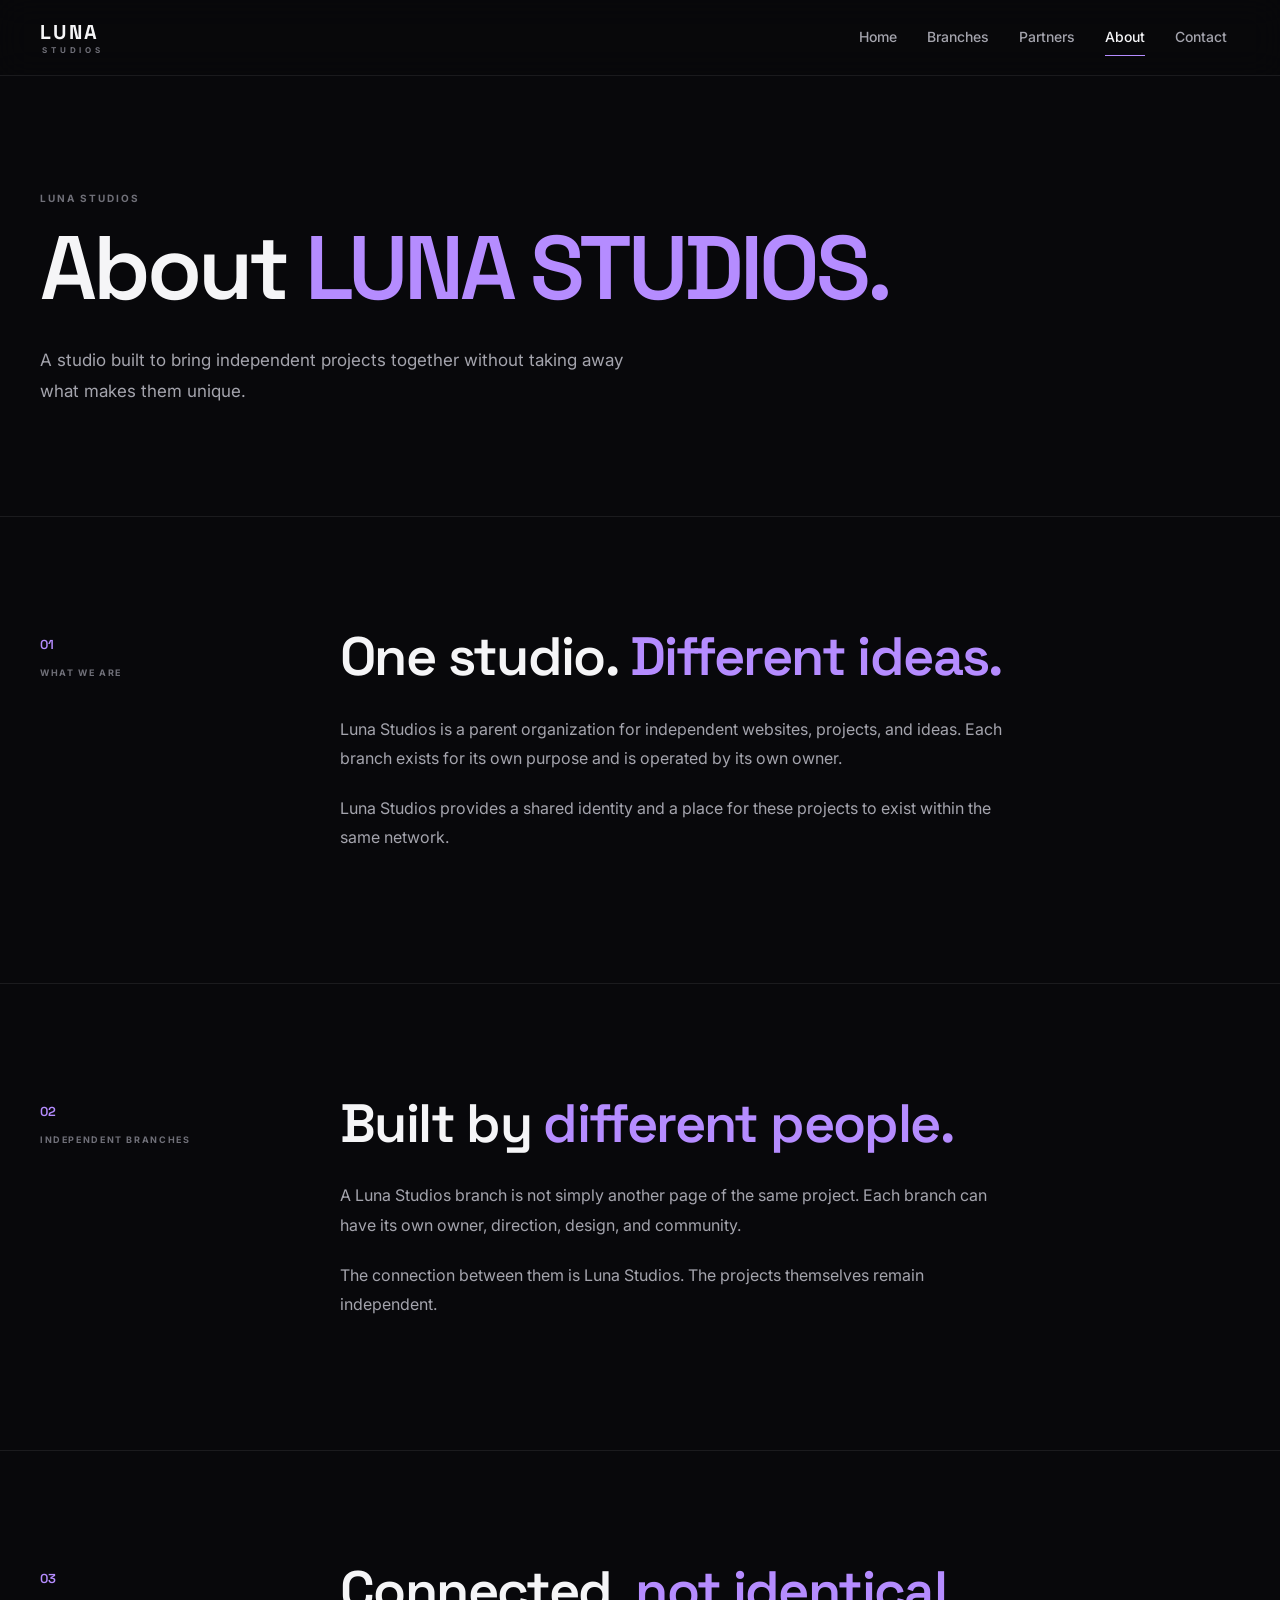
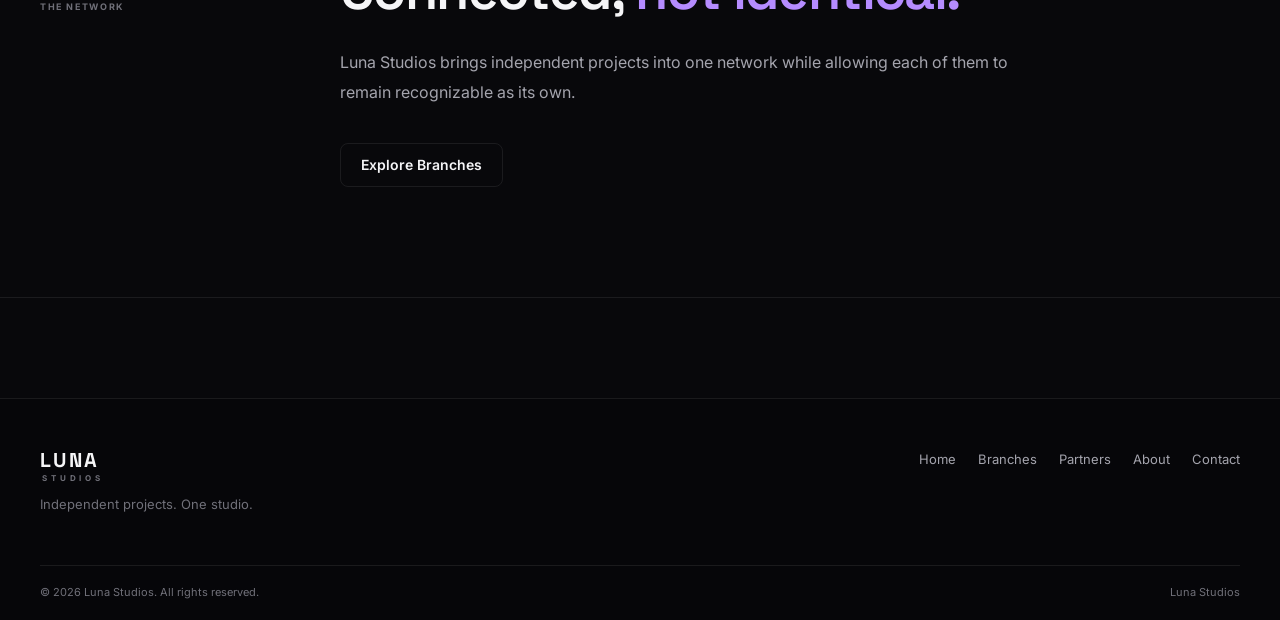
<file: about.html>
<!DOCTYPE html>
<html lang="en">
<head>
    <meta charset="UTF-8">
    <meta name="viewport" content="width=device-width, initial-scale=1.0">

    <title>About — Luna Studios</title>

    <link rel="stylesheet" href="css/style.css">
    <link rel="stylesheet" href="css/about.css">
</head>

<body>

<header class="navbar">
    <div class="nav-container">

        <a href="index.html" class="brand">
            <span class="brand-name">LUNA</span>
            <span class="brand-subtitle">STUDIOS</span>
        </a>

        <nav class="nav-links">
            <a href="index.html">Home</a>
            <a href="branches.html">Branches</a>
            <a href="partners.html">Partners</a>
            <a href="about.html" class="active">About</a>
            <a href="contact.html">Contact</a>
        </nav>

    </div>
</header>


<main>

    <!-- Header -->

    <section class="about-hero">

        <div class="section-container">

            <p class="section-label">
                LUNA STUDIOS
            </p>

            <h1>
                About <span>LUNA STUDIOS.</span>
            </h1>

            <p class="about-description">
                A studio built to bring independent projects
                together without taking away what makes them
                unique.
            </p>

        </div>

    </section>


    <!-- What We Are -->

    <section class="about-section">

        <div class="section-container">

            <div class="about-grid">

                <div class="about-label">
                    <span>01</span>
                    <p>WHAT WE ARE</p>
                </div>

                <div class="about-content">

                    <h2>
                        One studio.
                        <span>Different ideas.</span>
                    </h2>

                    <p>
                        Luna Studios is a parent organization for
                        independent websites, projects, and ideas.
                        Each branch exists for its own purpose and
                        is operated by its own owner.
                    </p>

                    <p>
                        Luna Studios provides a shared identity and
                        a place for these projects to exist within
                        the same network.
                    </p>

                </div>

            </div>

        </div>

    </section>


    <!-- Independent Branches -->

    <section class="about-section">

        <div class="section-container">

            <div class="about-grid">

                <div class="about-label">
                    <span>02</span>
                    <p>INDEPENDENT BRANCHES</p>
                </div>

                <div class="about-content">

                    <h2>
                        Built by
                        <span>different people.</span>
                    </h2>

                    <p>
                        A Luna Studios branch is not simply another
                        page of the same project. Each branch can
                        have its own owner, direction, design, and
                        community.
                    </p>

                    <p>
                        The connection between them is Luna Studios.
                        The projects themselves remain independent.
                    </p>

                </div>

            </div>

        </div>

    </section>


    <!-- Network -->

    <section class="about-section">

        <div class="section-container">

            <div class="about-grid">

                <div class="about-label">
                    <span>03</span>
                    <p>THE NETWORK</p>
                </div>

                <div class="about-content">

                    <h2>
                        Connected,
                        <span>not identical.</span>
                    </h2>

                    <p>
                        Luna Studios brings independent projects
                        into one network while allowing each of
                        them to remain recognizable as its own.
                    </p>

                    <a href="branches.html" class="button secondary">
                        Explore Branches
                    </a>

                </div>

            </div>

        </div>

    </section>

</main>


<footer class="footer">

    <div class="footer-container">

        <div class="footer-brand">

            <div class="brand">
                <span class="brand-name">LUNA</span>
                <span class="brand-subtitle">STUDIOS</span>
            </div>

            <p>
                Independent projects. One studio.
            </p>

        </div>


        <div class="footer-links">

            <a href="index.html">Home</a>
            <a href="branches.html">Branches</a>
            <a href="partners.html">Partners</a>
            <a href="about.html">About</a>
            <a href="contact.html">Contact</a>

        </div>

    </div>


    <div class="footer-bottom">

        <p>
            © 2026 Luna Studios. All rights reserved.
        </p>

        <p>
            Luna Studios
        </p>

    </div>

</footer>

</body>
</html>
</file>
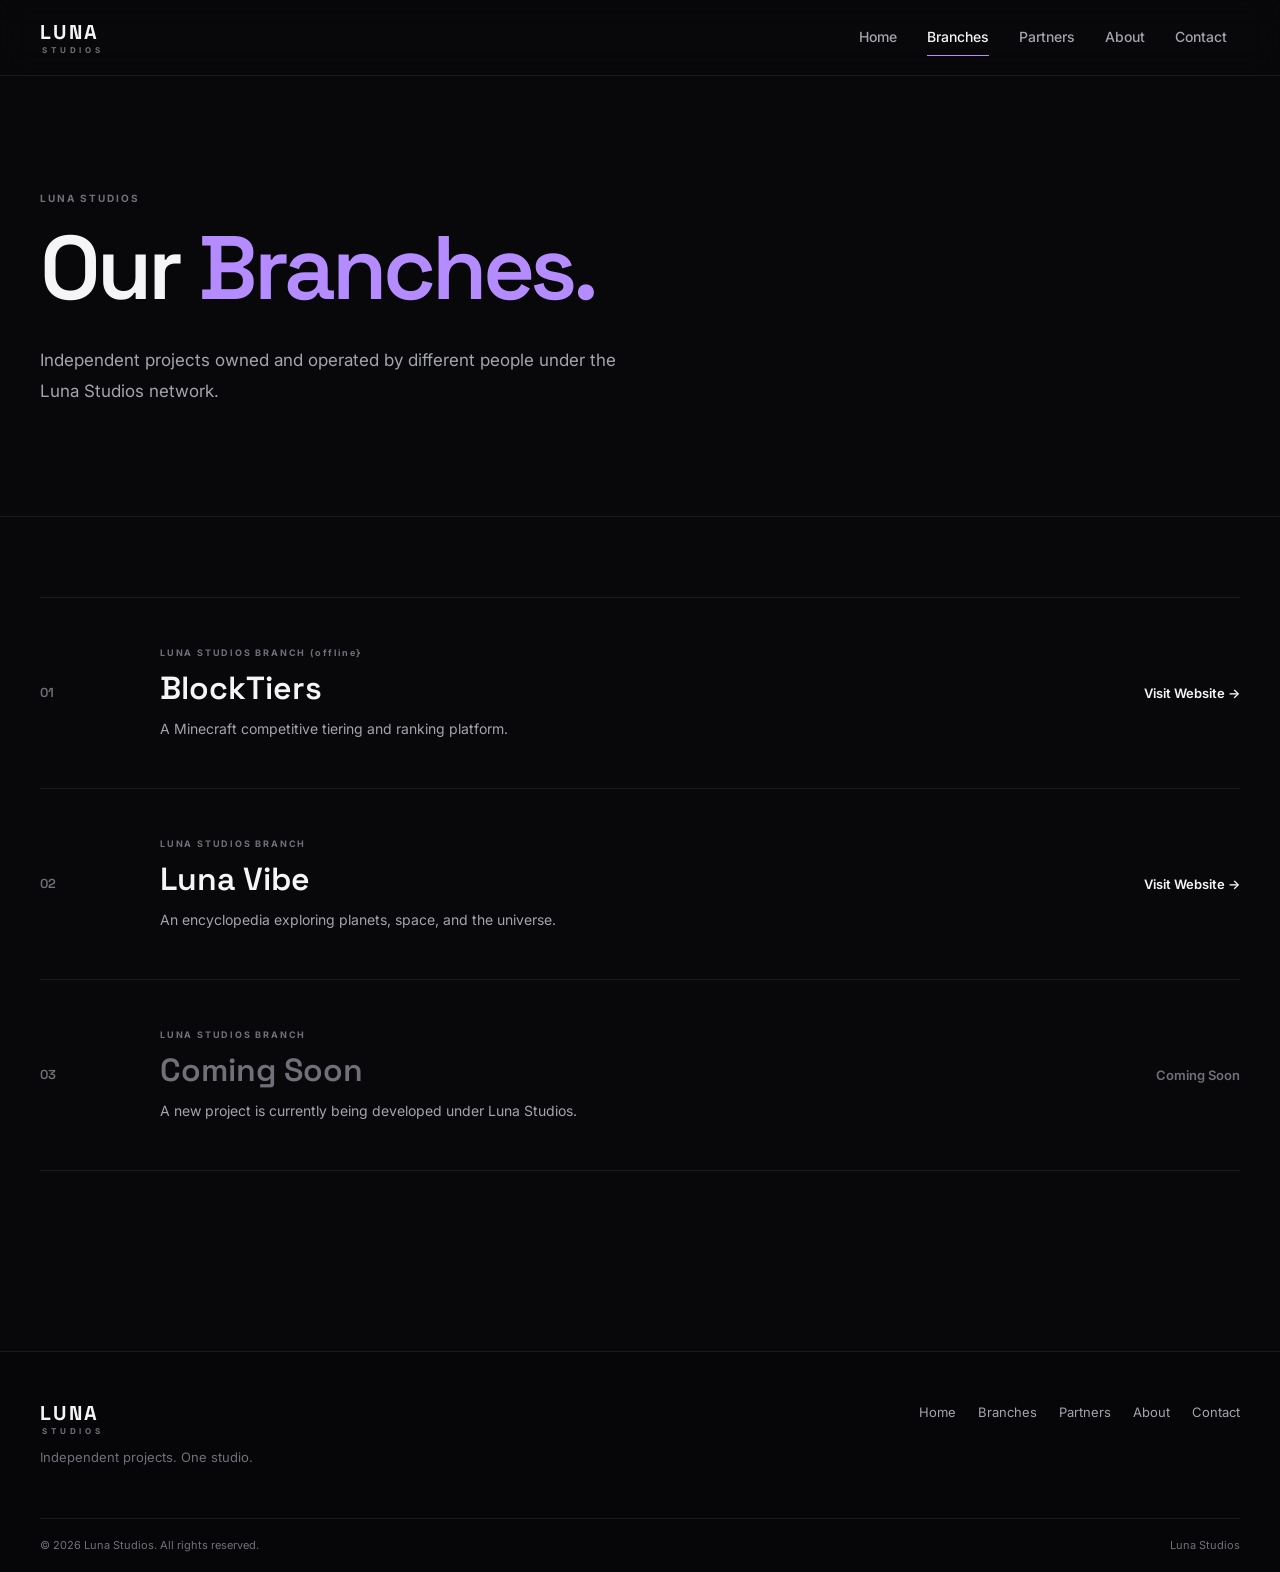
<file: branches.html>
<!DOCTYPE html>
<html lang="en">
<head>
    <meta charset="UTF-8">
    <meta name="viewport" content="width=device-width, initial-scale=1.0">

    <title>Branches — Luna Studios</title>

    <link rel="stylesheet" href="css/style.css">
    <link rel="stylesheet" href="css/branches.css">
</head>

<body>

<header class="navbar">
    <div class="nav-container">

        <a href="index.html" class="brand">
            <span class="brand-name">LUNA</span>
            <span class="brand-subtitle">STUDIOS</span>
        </a>

        <nav class="nav-links">
            <a href="index.html">Home</a>
            <a href="branches.html" class="active">Branches</a>
            <a href="partners.html">Partners</a>
            <a href="about.html">About</a>
            <a href="contact.html">Contact</a>
        </nav>

    </div>
</header>


<main>

    <section class="branches-hero">

        <div class="section-container">

            <p class="section-label">
                LUNA STUDIOS
            </p>

            <h1>
                Our <span>Branches.</span>
            </h1>

            <p class="branches-description">
                Independent projects owned and operated by
                different people under the Luna Studios network.
            </p>

        </div>

    </section>


    <section class="branches-list">

        <div class="section-container">

            <div class="branch-list">

                <!-- BlockTiers -->

                <article class="branch-item">

                    <div class="branch-number">
                        01
                    </div>

                    <div class="branch-info">

                        <p class="branch-type">
                            LUNA STUDIOS BRANCH (offline}
                        </p>

                        <h2>
                            BlockTiers
                        </h2>

                        <p>
                            A Minecraft competitive tiering and
                            ranking platform.
                        </p>

                    </div>

                    <a
                        href="#"
                        class="branch-link"
                    >
                        Visit Website →
                    </a>

                </article>


                <!-- Space -->

                <article class="branch-item">

                    <div class="branch-number">
                        02
                    </div>

                    <div class="branch-info">

                        <p class="branch-type">
                            LUNA STUDIOS BRANCH
                        </p>

                        <h2>
                            Luna Vibe
                        </h2>

                        <p>
                            An encyclopedia exploring planets,
                            space, and the universe.
                        </p>

                    </div>

                    <a
                        href="https://lunastudiosweb.github.io/luna-vibe/"
                        class="branch-link"
                    >
                        Visit Website → 
                    </a>

                </article>


                <!-- Future Branch -->

                <article class="branch-item coming-soon">

                    <div class="branch-number">
                        03
                    </div>

                    <div class="branch-info">

                        <p class="branch-type">
                            LUNA STUDIOS BRANCH
                        </p>

                        <h2>
                            Coming Soon
                        </h2>

                        <p>
                            A new project is currently being
                            developed under Luna Studios.
                        </p>

                    </div>

                    <span class="branch-link">
                        Coming Soon
                    </span>

                </article>

            </div>

        </div>

    </section>

</main>


<footer class="footer">

    <div class="footer-container">

        <div class="footer-brand">

            <div class="brand">
                <span class="brand-name">LUNA</span>
                <span class="brand-subtitle">STUDIOS</span>
            </div>

            <p>
                Independent projects. One studio.
            </p>

        </div>


        <div class="footer-links">

            <a href="index.html">Home</a>
            <a href="branches.html">Branches</a>
            <a href="partners.html">Partners</a>
            <a href="about.html">About</a>
            <a href="contact.html">Contact</a>

        </div>

    </div>


    <div class="footer-bottom">

        <p>
            © 2026 Luna Studios. All rights reserved.
        </p>

        <p>
            Luna Studios
        </p>

    </div>

</footer>

</body>
</html>
</file>
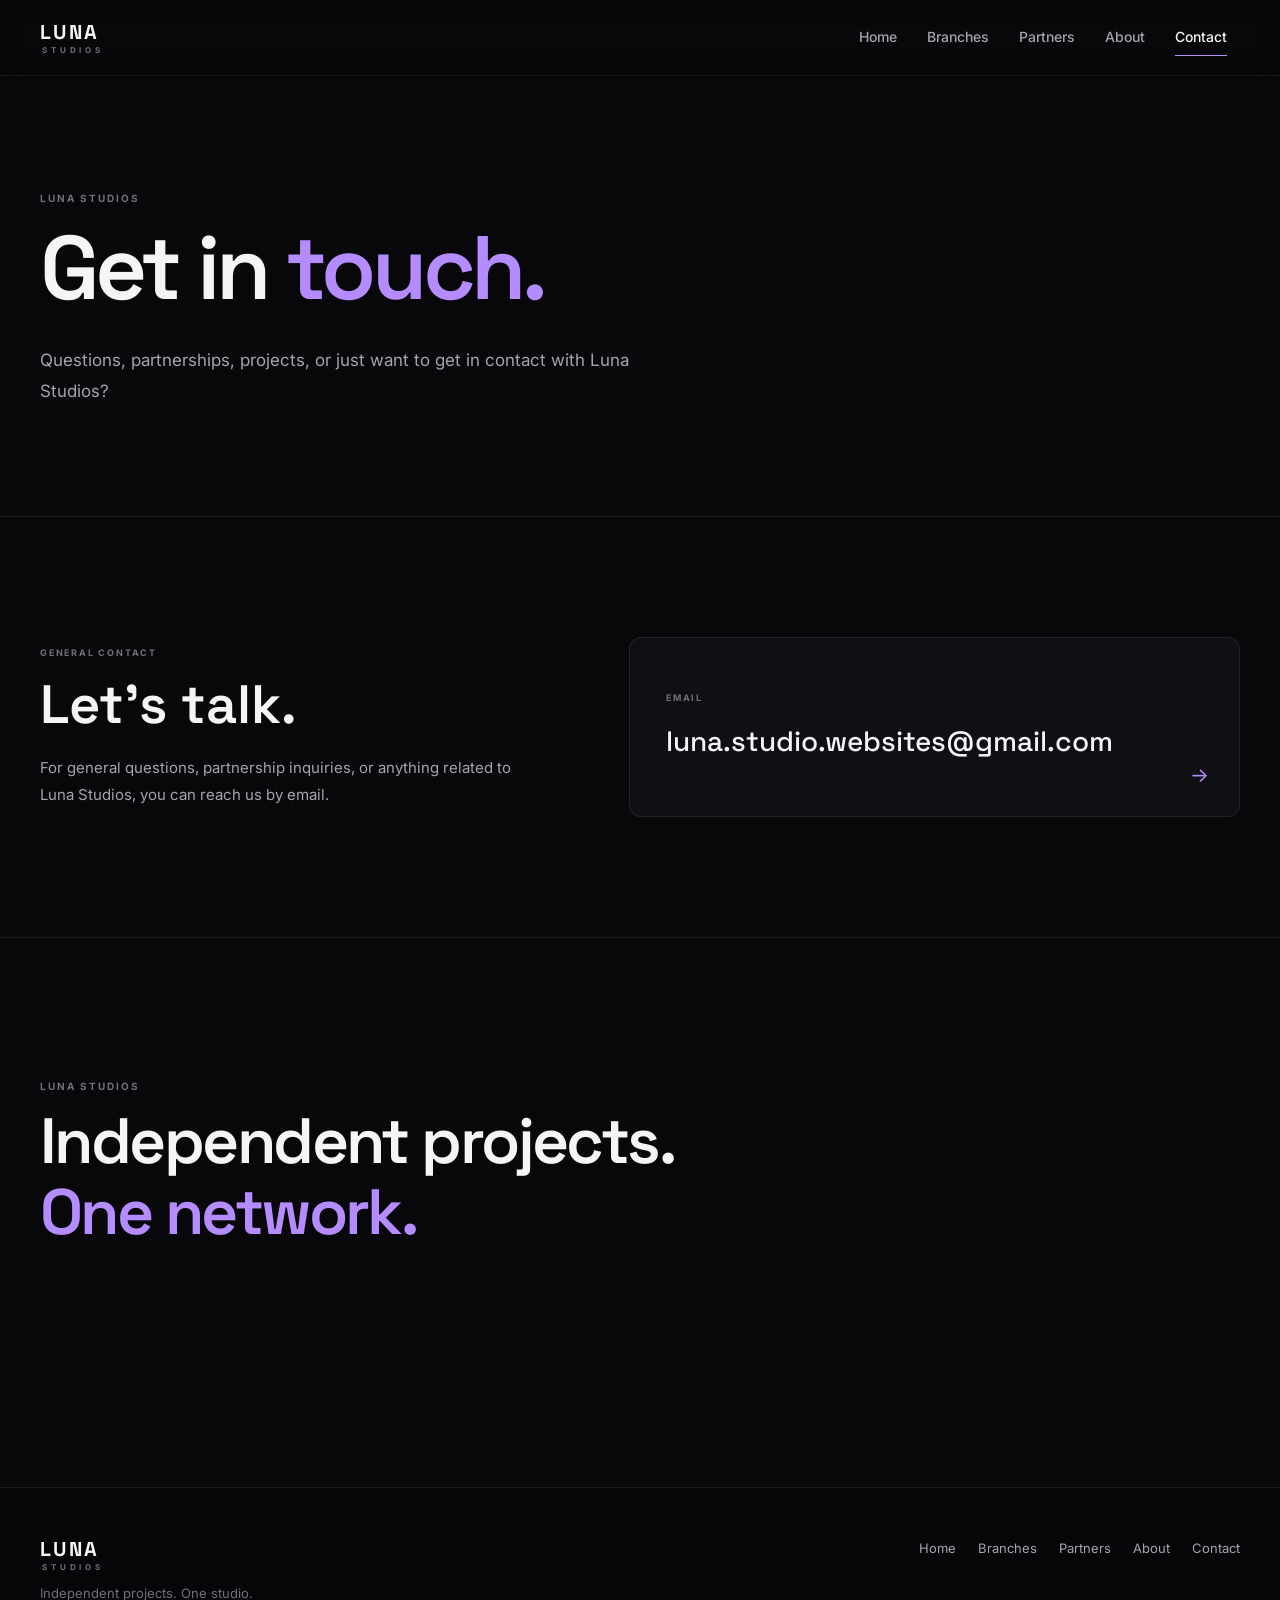
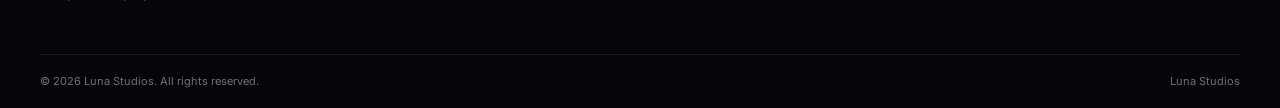
<file: contact.html>
<!DOCTYPE html>
<html lang="en">
<head>
    <meta charset="UTF-8">
    <meta name="viewport" content="width=device-width, initial-scale=1.0">

    <title>Contact — Luna Studios</title>

    <link rel="stylesheet" href="css/style.css">
    <link rel="stylesheet" href="css/contact.css">
</head>

<body>

<header class="navbar">
    <div class="nav-container">

        <a href="index.html" class="brand">
            <span class="brand-name">LUNA</span>
            <span class="brand-subtitle">STUDIOS</span>
        </a>

        <nav class="nav-links">
            <a href="index.html">Home</a>
            <a href="branches.html">Branches</a>
            <a href="partners.html">Partners</a>
            <a href="about.html">About</a>
            <a href="contact.html" class="active">Contact</a>
        </nav>

    </div>
</header>


<main>

    <section class="contact-hero">

        <div class="section-container">

            <p class="section-label">
                LUNA STUDIOS
            </p>

            <h1>
                Get in <span>touch.</span>
            </h1>

            <p class="contact-description">
                Questions, partnerships, projects, or just want
                to get in contact with Luna Studios?
            </p>

        </div>

    </section>


    <section class="contact-section">

        <div class="section-container">

            <div class="contact-grid">

                <div class="contact-info">

                    <p class="contact-label">
                        GENERAL CONTACT
                    </p>

                    <h2>
                        Let's talk.
                    </h2>

                    <p>
                        For general questions, partnership
                        inquiries, or anything related to Luna
                        Studios, you can reach us by email.
                    </p>

                </div>


                <a
                    href="mailto:luna.studio.websites@gmail.com"
                    class="contact-email"
                >

                    <span class="email-label">
                        EMAIL
                    </span>

                    <span class="email-address">
                        luna.studio.websites@gmail.com
                    </span>

                    <span class="email-arrow">
                        →
                    </span>

                </a>

            </div>

        </div>

    </section>


    <section class="contact-note">

        <div class="section-container">

            <p class="section-label">
                LUNA STUDIOS
            </p>

            <h2>
                Independent projects.
                <span>One network.</span>
            </h2>

        </div>

    </section>

</main>


<footer class="footer">

    <div class="footer-container">

        <div class="footer-brand">

            <div class="brand">
                <span class="brand-name">LUNA</span>
                <span class="brand-subtitle">STUDIOS</span>
            </div>

            <p>
                Independent projects. One studio.
            </p>

        </div>


        <div class="footer-links">

            <a href="index.html">Home</a>
            <a href="branches.html">Branches</a>
            <a href="partners.html">Partners</a>
            <a href="about.html">About</a>
            <a href="contact.html">Contact</a>

        </div>

    </div>


    <div class="footer-bottom">

        <p>
            © 2026 Luna Studios. All rights reserved.
        </p>

        <p>
            Luna Studios
        </p>

    </div>

</footer>

</body>
</html>
</file>
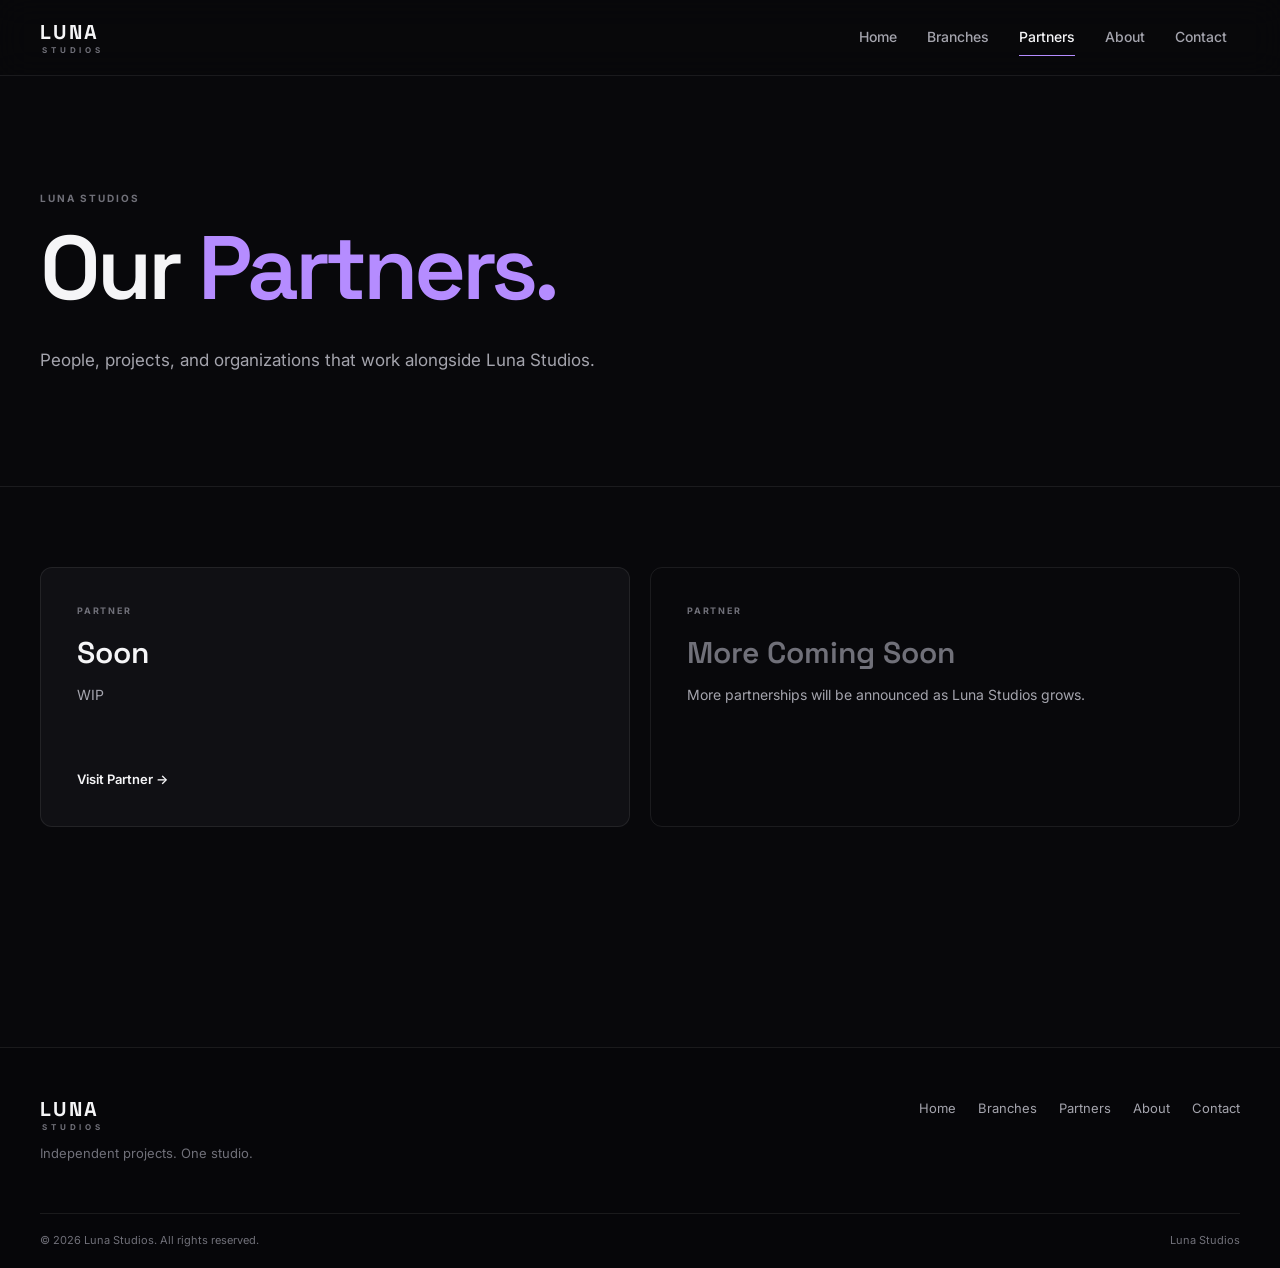
<file: partners.html>
<!DOCTYPE html>
<html lang="en">
<head>
    <meta charset="UTF-8">
    <meta name="viewport" content="width=device-width, initial-scale=1.0">

    <title>Partners — Luna Studios</title>

    <link rel="stylesheet" href="css/style.css">
    <link rel="stylesheet" href="css/partners.css">
</head>

<body>

<header class="navbar">
    <div class="nav-container">

        <a href="index.html" class="brand">
            <span class="brand-name">LUNA</span>
            <span class="brand-subtitle">STUDIOS</span>
        </a>

        <nav class="nav-links">
            <a href="index.html">Home</a>
            <a href="branches.html">Branches</a>
            <a href="partners.html" class="active">Partners</a>
            <a href="about.html">About</a>
            <a href="contact.html">Contact</a>
        </nav>

    </div>
</header>


<main>

    <!-- Page Header -->

    <section class="partners-hero">

        <div class="section-container">

            <p class="section-label">
                LUNA STUDIOS
            </p>

            <h1>
                Our <span>Partners.</span>
            </h1>

            <p class="partners-description">
                People, projects, and organizations that work
                alongside Luna Studios.
            </p>

        </div>

    </section>


    <!-- Partners -->

    <section class="partners-list">

        <div class="section-container">

            <div class="partner-grid">

                <!-- Partner -->

                <article class="partner-card">

                    <p class="partner-type">
                        PARTNER
                    </p>

                    <h2>
                        Soon
                    </h2>

                    <p>
                        WIP
                    </p>

                    <a href="#" class="partner-link">
                        Visit Partner →
                    </a>

                </article>


                <!-- Future Partner -->

                <article class="partner-card empty-partner">

                    <p class="partner-type">
                        PARTNER
                    </p>

                    <h2>
                        More Coming Soon
                    </h2>

                    <p>
                        More partnerships will be announced
                        as Luna Studios grows.
                    </p>

                </article>

            </div>

        </div>

    </section>

</main>


<footer class="footer">

    <div class="footer-container">

        <div class="footer-brand">

            <div class="brand">
                <span class="brand-name">LUNA</span>
                <span class="brand-subtitle">STUDIOS</span>
            </div>

            <p>
                Independent projects. One studio.
            </p>

        </div>


        <div class="footer-links">

            <a href="index.html">Home</a>
            <a href="branches.html">Branches</a>
            <a href="partners.html">Partners</a>
            <a href="about.html">About</a>
            <a href="contact.html">Contact</a>

        </div>

    </div>


    <div class="footer-bottom">

        <p>
            © 2026 Luna Studios. All rights reserved.
        </p>

        <p>
            Luna Studios
        </p>

    </div>

</footer>

</body>
</html>
</file>
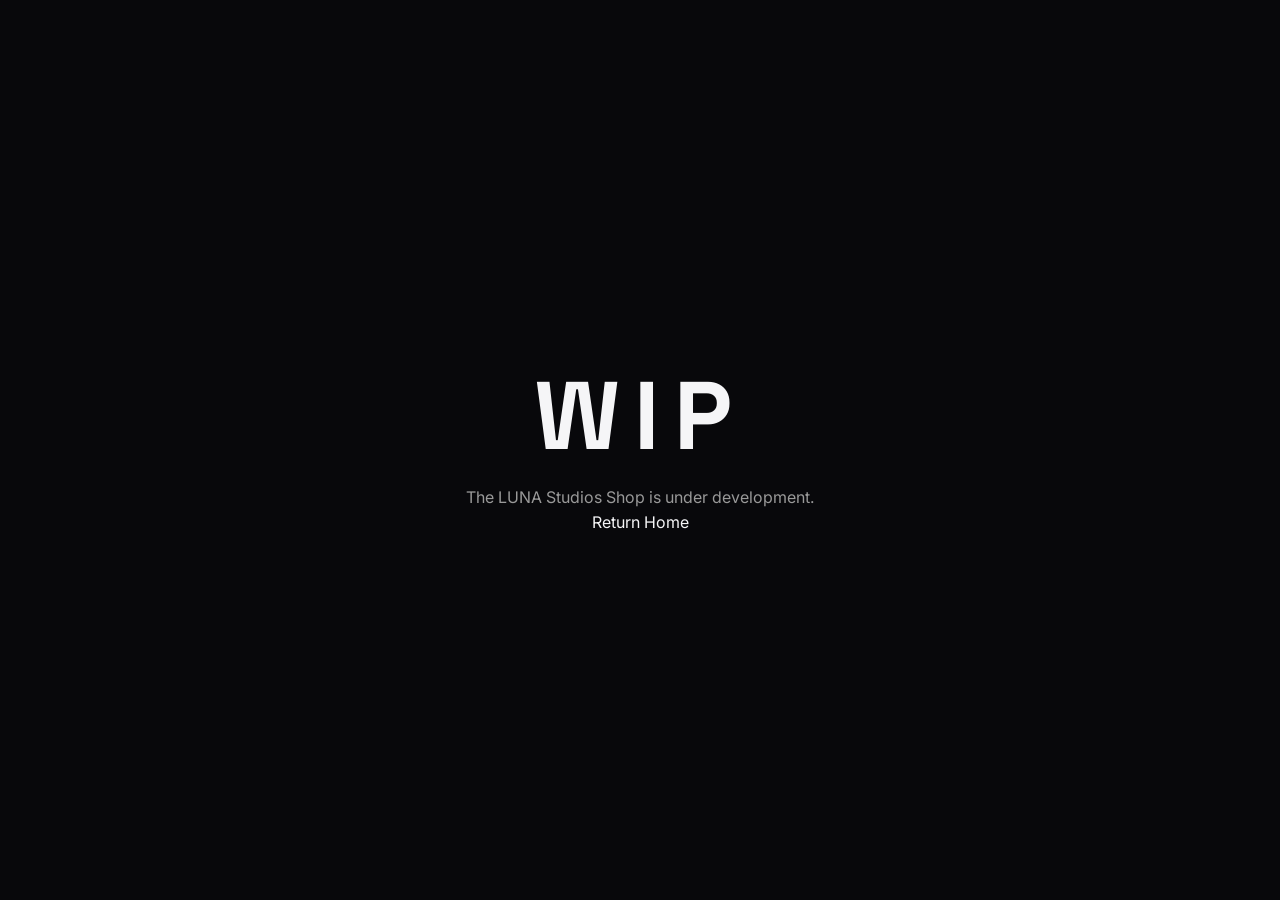
<file: shop.html>
<!DOCTYPE html>
<html lang="en">
<head>
    <meta charset="UTF-8">
    <meta name="viewport" content="width=device-width, initial-scale=1.0">
    <title>Shop | LUNA Studios</title>
    <link rel="stylesheet" href="css/style.css">
    <style>
        .shop-wip {
            min-height: 70vh;
            display: flex;
            flex-direction: column;
            justify-content: center;
            align-items: center;
            text-align: center;
            padding: 20px;
        }

        .shop-wip h1 {
            font-size: clamp(3rem, 10vw, 6rem);
            margin: 0;
            letter-spacing: 0.15em;
        }

        .shop-wip p {
            color: #999;
            margin-top: 15px;
        }
    </style>
</head>
<body>
    <main class="shop-wip">
        <h1>WIP</h1>
        <p>The LUNA Studios Shop is under development.</p>
        <a href="index.html">Return Home</a>
    </main>
</body>
</html>
</file>
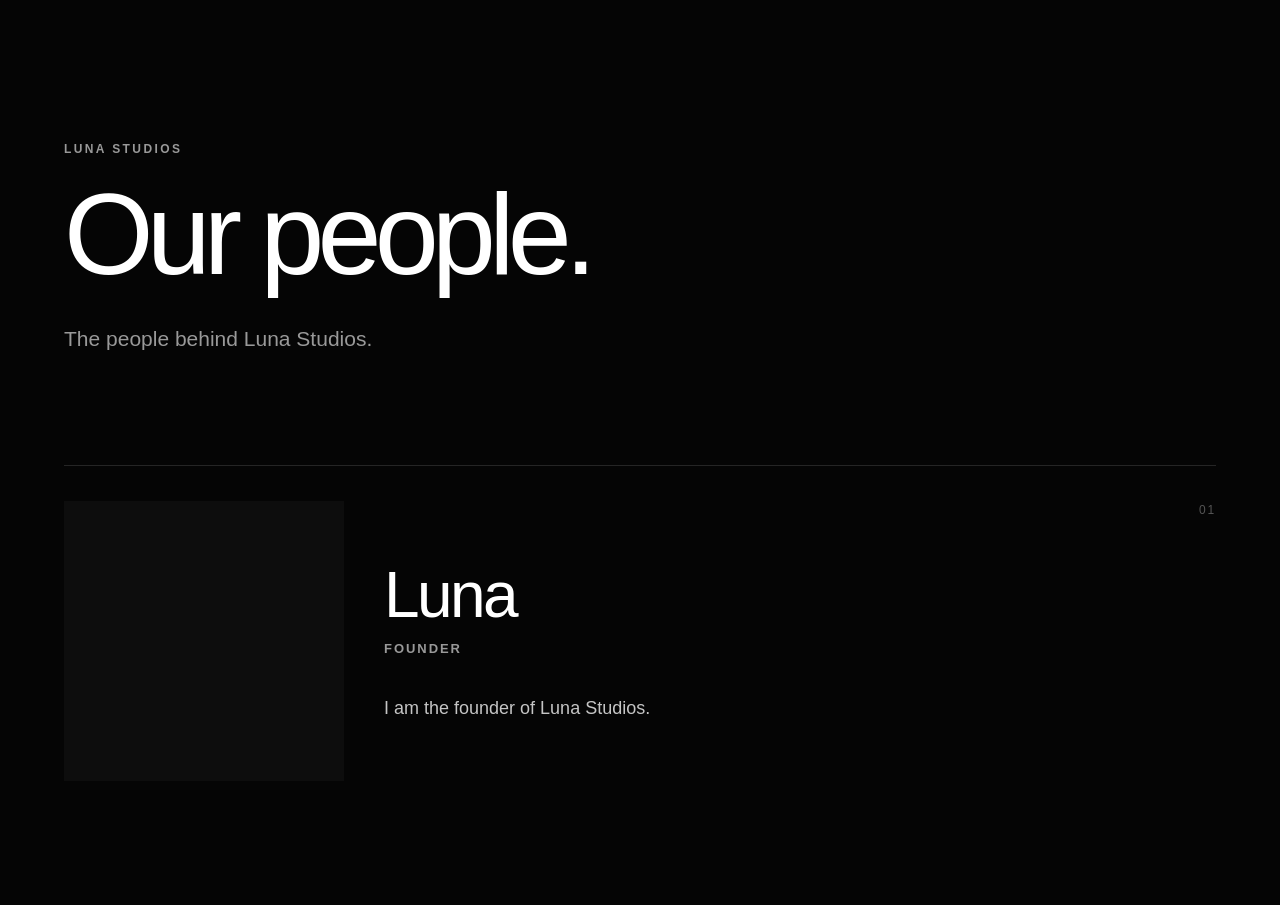
<file: staff.html>
<!DOCTYPE html>
<html lang="en">
<head>
    <meta charset="UTF-8">
    <meta name="viewport" content="width=device-width, initial-scale=1.0">

    <title>Luna Studios — Staff</title>

    <link rel="stylesheet" href="css/staff.css">
</head>

<body>

    <main class="staff-section">

        <div class="staff-header">
            <p class="eyebrow">LUNA STUDIOS</p>

            <h1>Our people.</h1>

            <p class="intro">
                The people behind Luna Studios.
            </p>
        </div>

        <div id="staff-container"></div>

    </main>

    <script src="js/staff.js"></script>

</body>
</html>
</file>
<file: css/style.css>
@import url('https://fonts.googleapis.com/css2?family=Inter:wght@400;500;600;700&family=Space+Grotesk:wght@400;500;600;700&display=swap');

* {
    margin: 0;
    padding: 0;
    box-sizing: border-box;
}

html {
    scroll-behavior: smooth;
}

body {
    min-height: 100vh;
    background: #08080b;
    color: #f5f5f7;
    font-family: "Inter", sans-serif;
    line-height: 1.6;
    overflow-x: hidden;
}

a {
    color: inherit;
    text-decoration: none;
}

button,
input,
textarea {
    font: inherit;
}

:root {
    --background: #08080b;
    --surface: #101014;

    --border: rgba(255, 255, 255, 0.08);
    --border-hover: rgba(255, 255, 255, 0.15);

    --text: #f5f5f7;
    --text-secondary: #a4a4ad;
    --text-muted: #707079;

    --accent: #b58cff;
    --accent-light: #d0b8ff;

    --max-width: 1200px;
    --transition: 0.25s ease;
}

.section-container {
    width: min(100% - 48px, var(--max-width));
    margin: 0 auto;
}


/* Navigation */

.navbar {
    position: fixed;
    top: 0;
    left: 0;

    width: 100%;
    height: 76px;

    display: flex;
    align-items: center;

    background: rgba(8, 8, 11, 0.88);
    border-bottom: 1px solid var(--border);

    backdrop-filter: blur(16px);
    -webkit-backdrop-filter: blur(16px);

    z-index: 1000;
}

.nav-container {
    width: min(100% - 48px, var(--max-width));
    height: 100%;
    margin: 0 auto;

    display: flex;
    align-items: center;
    justify-content: space-between;
}


/* Brand */

.brand {
    display: inline-flex;
    flex-direction: column;

    line-height: 1;

    transition: opacity var(--transition);
}

.brand:hover {
    opacity: 0.75;
}

.brand-name {
    font-family: "Space Grotesk", sans-serif;
    font-size: 20px;
    font-weight: 700;
    letter-spacing: 0.12em;
}

.brand-subtitle {
    margin-top: 4px;

    color: var(--text-muted);

    font-size: 8px;
    font-weight: 700;
    letter-spacing: 0.48em;

    padding-left: 2px;
}


/* Navigation Links */

.nav-links {
    display: flex;
    align-items: center;
    gap: 4px;
}

.nav-links a {
    position: relative;

    padding: 8px 13px;

    color: var(--text-secondary);

    font-size: 14px;
    font-weight: 500;

    transition:
        color var(--transition),
        background var(--transition);
}

.nav-links a:hover {
    color: var(--text);
}

.nav-links a.active {
    color: var(--text);
}

.nav-links a.active::after {
    content: "";

    position: absolute;

    left: 13px;
    right: 13px;
    bottom: 1px;

    height: 1px;

    background: var(--accent);
}


/* Buttons */

.button {
    display: inline-flex;
    align-items: center;
    justify-content: center;

    min-height: 44px;
    padding: 0 20px;

    border: 1px solid transparent;
    border-radius: 8px;

    font-size: 14px;
    font-weight: 600;

    transition:
        transform var(--transition),
        background var(--transition),
        border-color var(--transition);
}

.button:hover {
    transform: translateY(-1px);
}

.button.primary {
    background: var(--text);
    color: var(--background);
}

.button.primary:hover {
    background: #ffffff;
}

.button.secondary {
    background: transparent;
    border-color: var(--border);
    color: var(--text);
}

.button.secondary:hover {
    border-color: var(--border-hover);
    background: rgba(255, 255, 255, 0.03);
}


/* Typography */

h1,
h2,
h3 {
    font-family: "Space Grotesk", sans-serif;
    line-height: 1.1;
}

h2 {
    font-size: clamp(32px, 5vw, 54px);
    font-weight: 600;
}

h2 span {
    color: var(--accent);
}

.section-label {
    margin-bottom: 12px;

    color: var(--text-muted);

    font-size: 10px;
    font-weight: 700;
    letter-spacing: 0.2em;
    text-transform: uppercase;
}


/* Footer */

.footer {
    margin-top: 100px;

    background: #060609;
    border-top: 1px solid var(--border);
}

.footer-container {
    width: min(100% - 48px, var(--max-width));
    margin: 0 auto;

    padding: 50px 0;

    display: flex;
    align-items: flex-start;
    justify-content: space-between;

    gap: 40px;
}

.footer-brand p {
    margin-top: 12px;

    color: var(--text-muted);
    font-size: 13px;
}

.footer-links {
    display: flex;
    flex-wrap: wrap;
    gap: 22px;
}

.footer-links a {
    color: var(--text-secondary);

    font-size: 13px;

    transition: color var(--transition);
}

.footer-links a:hover {
    color: var(--text);
}

.footer-bottom {
    width: min(100% - 48px, var(--max-width));
    margin: 0 auto;

    padding: 18px 0;

    display: flex;
    justify-content: space-between;

    border-top: 1px solid var(--border);

    color: var(--text-muted);
    font-size: 11px;
}


/* Scrollbar */

::-webkit-scrollbar {
    width: 7px;
}

::-webkit-scrollbar-track {
    background: var(--background);
}

::-webkit-scrollbar-thumb {
    background: #29292f;
    border-radius: 999px;
}

::-webkit-scrollbar-thumb:hover {
    background: #3a3a42;
}


/* Selection */

::selection {
    background: rgba(181, 140, 255, 0.25);
    color: var(--text);
}


/* Responsive */

@media (max-width: 800px) {

    .navbar {
        height: 70px;
    }

    .nav-container {
        width: min(100% - 32px, var(--max-width));
    }

    .nav-links {
        gap: 0;
    }

    .nav-links a {
        padding: 7px 8px;
        font-size: 12px;
    }

    .nav-links a.active::after {
        left: 8px;
        right: 8px;
    }

    .section-container {
        width: min(100% - 32px, var(--max-width));
    }

    .footer-container {
        width: min(100% - 32px, var(--max-width));
        flex-direction: column;
    }

    .footer-bottom {
        width: min(100% - 32px, var(--max-width));
        flex-direction: column;
        gap: 8px;
    }
}

@media (max-width: 560px) {

    .brand-name {
        font-size: 17px;
    }

    .brand-subtitle {
        font-size: 7px;
    }

    .nav-links a {
        padding: 6px;
        font-size: 11px;
    }

    .nav-links a.active::after {
        display: none;
    }

    .button {
        width: 100%;
    }
}

body {
    min-height: 100vh;
    display: flex;
    flex-direction: column;
}

main {
    flex: 1;
}
</file>
<file: css/about.css>
.about-hero {
    padding-top: 190px;
    padding-bottom: 110px;

    border-bottom: 1px solid var(--border);
}

.about-hero h1 {
    max-width: 900px;

    font-size: clamp(52px, 8vw, 90px);
    font-weight: 600;

    letter-spacing: -0.045em;
}

.about-hero h1 span {
    color: var(--accent);
}

.about-description {
    max-width: 620px;

    margin-top: 28px;

    color: var(--text-secondary);

    font-size: 17px;
    line-height: 1.8;
}


/* About Sections */

.about-section {
    padding: 110px 0;

    border-bottom: 1px solid var(--border);
}

.about-grid {
    display: grid;

    grid-template-columns: 220px 1fr;

    gap: 80px;
}

.about-label {
    padding-top: 8px;
}

.about-label span {
    display: block;

    margin-bottom: 10px;

    color: var(--accent);

    font-family: "Space Grotesk", sans-serif;

    font-size: 13px;
    font-weight: 600;
}

.about-label p {
    color: var(--text-muted);

    font-size: 9px;
    font-weight: 700;
    letter-spacing: 0.18em;
}

.about-content {
    max-width: 720px;
}

.about-content h2 {
    margin-bottom: 28px;

    font-size: clamp(34px, 5vw, 54px);

    letter-spacing: -0.03em;
}

.about-content h2 span {
    color: var(--accent);
}

.about-content p {
    max-width: 680px;

    margin-bottom: 20px;

    color: var(--text-secondary);

    font-size: 16px;
    line-height: 1.85;
}

.about-content .button {
    margin-top: 16px;
}


/* Mobile */

@media (max-width: 800px) {

    .about-hero {
        padding-top: 150px;
        padding-bottom: 80px;
    }

    .about-hero h1 {
        font-size: clamp(46px, 12vw, 72px);
    }

    .about-description {
        font-size: 15px;
    }

    .about-section {
        padding: 80px 0;
    }

    .about-grid {
        grid-template-columns: 1fr;

        gap: 30px;
    }

    .about-label {
        padding-top: 0;
    }

    .about-content h2 {
        font-size: clamp(34px, 9vw, 52px);
    }

}


@media (max-width: 560px) {

    .about-hero {
        padding-top: 130px;
    }

    .about-section {
        padding: 70px 0;
    }

    .about-content p {
        font-size: 15px;
    }

}
</file>
<file: css/branches.css>
/* Branches Hero */

.branches-hero {
    padding-top: 190px;
    padding-bottom: 110px;

    border-bottom: 1px solid var(--border);
}

.branches-hero h1 {
    max-width: 900px;

    font-size: clamp(52px, 8vw, 90px);
    font-weight: 600;

    letter-spacing: -0.045em;
}

.branches-hero h1 span {
    color: var(--accent);
}

.branches-description {
    max-width: 600px;

    margin-top: 28px;

    color: var(--text-secondary);

    font-size: 17px;
    line-height: 1.8;
}


/* Branch List */

.branches-list {
    padding: 80px 0;
}

.branch-list {
    border-top: 1px solid var(--border);
}

.branch-item {
    display: grid;

    grid-template-columns: 80px 1fr auto;
    align-items: center;

    gap: 40px;

    padding: 48px 0;

    border-bottom: 1px solid var(--border);

    transition:
        padding var(--transition),
        background var(--transition);
}

.branch-number {
    color: var(--text-muted);

    font-family: "Space Grotesk", sans-serif;

    font-size: 13px;
    font-weight: 600;
}

.branch-info {
    max-width: 650px;
}

.branch-type {
    margin-bottom: 10px;

    color: var(--text-muted);

    font-size: 9px;
    font-weight: 700;
    letter-spacing: 0.2em;
}

.branch-info h2 {
    margin-bottom: 12px;

    font-size: 32px;
}

.branch-info p:last-child {
    color: var(--text-secondary);

    font-size: 14px;
}

.branch-link {
    color: var(--text);

    font-size: 13px;
    font-weight: 600;

    white-space: nowrap;

    transition: color var(--transition);
}

.branch-link:hover {
    color: var(--accent);
}

.coming-soon .branch-info h2 {
    color: var(--text-muted);
}

.coming-soon .branch-link {
    color: var(--text-muted);
}


/* Mobile */

@media (max-width: 800px) {

    .branches-hero {
        padding-top: 150px;
        padding-bottom: 80px;
    }

    .branches-hero h1 {
        font-size: clamp(46px, 12vw, 72px);
    }

    .branches-description {
        font-size: 15px;
    }

    .branch-item {
        grid-template-columns: 45px 1fr;

        gap: 20px;

        padding: 36px 0;
    }

    .branch-link {
        grid-column: 2;
    }
}


@media (max-width: 560px) {

    .branches-hero {
        padding-top: 130px;
    }

    .branches-list {
        padding: 50px 0;
    }

    .branch-item {
        grid-template-columns: 1fr;

        gap: 12px;
    }

    .branch-number {
        margin-bottom: 8px;
    }

    .branch-link {
        grid-column: auto;

        margin-top: 10px;
    }
}
</file>
<file: css/contact.css>
/* Contact Hero */

.contact-hero {
    padding-top: 190px;
    padding-bottom: 110px;

    border-bottom: 1px solid var(--border);
}

.contact-hero h1 {
    max-width: 900px;

    font-size: clamp(52px, 8vw, 90px);
    font-weight: 600;

    letter-spacing: -0.045em;
}

.contact-hero h1 span {
    color: var(--accent);
}

.contact-description {
    max-width: 620px;

    margin-top: 28px;

    color: var(--text-secondary);

    font-size: 17px;
    line-height: 1.8;
}


/* Contact Section */

.contact-section {
    padding: 120px 0;

    border-bottom: 1px solid var(--border);
}

.contact-grid {
    display: grid;

    grid-template-columns: 1fr 1.2fr;

    gap: 80px;

    align-items: center;
}

.contact-info {
    max-width: 500px;
}

.contact-label {
    margin-bottom: 14px;

    color: var(--text-muted);

    font-size: 9px;
    font-weight: 700;
    letter-spacing: 0.2em;
}

.contact-info h2 {
    margin-bottom: 20px;

    font-size: clamp(36px, 5vw, 54px);
}

.contact-info p:last-child {
    color: var(--text-secondary);

    font-size: 15px;
    line-height: 1.8;
}


/* Email */

.contact-email {
    position: relative;

    min-height: 180px;

    padding: 36px;

    display: flex;
    flex-direction: column;
    justify-content: center;

    background: var(--surface);
    border: 1px solid var(--border);
    border-radius: 12px;

    transition:
        transform var(--transition),
        border-color var(--transition);
}

.contact-email:hover {
    transform: translateY(-3px);

    border-color: var(--border-hover);
}

.email-label {
    margin-bottom: 14px;

    color: var(--text-muted);

    font-size: 9px;
    font-weight: 700;
    letter-spacing: 0.2em;
}

.email-address {
    color: var(--text);

    font-family: "Space Grotesk", sans-serif;

    font-size: clamp(18px, 2.5vw, 28px);
    font-weight: 500;

    word-break: break-word;
}

.email-arrow {
    position: absolute;

    right: 30px;
    bottom: 25px;

    color: var(--accent);

    font-size: 20px;
}


/* Closing */

.contact-note {
    padding: 140px 0;
}

.contact-note h2 {
    max-width: 750px;

    font-size: clamp(36px, 6vw, 64px);

    letter-spacing: -0.04em;
}

.contact-note h2 span {
    color: var(--accent);
}


/* Mobile */

@media (max-width: 800px) {

    .contact-hero {
        padding-top: 150px;
        padding-bottom: 80px;
    }

    .contact-hero h1 {
        font-size: clamp(46px, 12vw, 72px);
    }

    .contact-description {
        font-size: 15px;
    }

    .contact-section {
        padding: 90px 0;
    }

    .contact-grid {
        grid-template-columns: 1fr;

        gap: 50px;
    }

    .contact-email {
        min-height: 160px;
    }

    .contact-note {
        padding: 100px 0;
    }
}


@media (max-width: 560px) {

    .contact-hero {
        padding-top: 130px;
    }

    .contact-section {
        padding: 70px 0;
    }

    .contact-email {
        padding: 28px;
    }

    .email-arrow {
        right: 22px;
        bottom: 20px;
    }

    .contact-note {
        padding: 80px 0;
    }

}
</file>
<file: css/partners.css>
/* Partners Hero */

.partners-hero {
    padding-top: 190px;
    padding-bottom: 110px;

    border-bottom: 1px solid var(--border);
}

.partners-hero h1 {
    max-width: 900px;

    font-size: clamp(52px, 8vw, 90px);
    font-weight: 600;

    letter-spacing: -0.045em;
}

.partners-hero h1 span {
    color: var(--accent);
}

.partners-description {
    max-width: 600px;

    margin-top: 28px;

    color: var(--text-secondary);

    font-size: 17px;
    line-height: 1.8;
}


/* Partner List */

.partners-list {
    padding: 80px 0 120px;
}

.partner-grid {
    display: grid;

    grid-template-columns: repeat(2, minmax(0, 1fr));

    gap: 20px;
}

.partner-card {
    min-height: 260px;

    padding: 36px;

    display: flex;
    flex-direction: column;

    background: var(--surface);
    border: 1px solid var(--border);
    border-radius: 12px;

    transition:
        transform var(--transition),
        border-color var(--transition);
}

.partner-card:hover {
    transform: translateY(-3px);
    border-color: var(--border-hover);
}

.partner-type {
    margin-bottom: 18px;

    color: var(--text-muted);

    font-size: 9px;
    font-weight: 700;
    letter-spacing: 0.2em;
}

.partner-card h2 {
    margin-bottom: 14px;

    font-size: 30px;
}

.partner-card p:not(.partner-type) {
    max-width: 500px;

    color: var(--text-secondary);

    font-size: 14px;
    line-height: 1.7;
}

.partner-link {
    margin-top: auto;
    padding-top: 30px;

    color: var(--text);

    font-size: 13px;
    font-weight: 600;

    transition: color var(--transition);
}

.partner-link:hover {
    color: var(--accent);
}

.empty-partner {
    background: transparent;
}

.empty-partner h2 {
    color: var(--text-muted);
}

.empty-partner:hover {
    transform: none;
}


/* Mobile */

@media (max-width: 800px) {

    .partners-hero {
        padding-top: 150px;
        padding-bottom: 80px;
    }

    .partners-hero h1 {
        font-size: clamp(46px, 12vw, 72px);
    }

    .partners-description {
        font-size: 15px;
    }

    .partner-grid {
        grid-template-columns: 1fr;
    }
}


@media (max-width: 560px) {

    .partners-hero {
        padding-top: 130px;
    }

    .partners-list {
        padding: 50px 0 80px;
    }

    .partner-card {
        min-height: 230px;
        padding: 28px;
    }
}
</file>
<file: css/staff.css>
/* =========================================
   LUNA STUDIOS — STAFF
   ========================================= */

:root {
    --background: #050505;
    --surface: #0d0d0d;
    --surface-hover: #121212;
    --text: #ffffff;
    --muted: #999999;
    --border: #252525;
    --border-hover: #444444;
}

* {
    box-sizing: border-box;
    margin: 0;
    padding: 0;
}

body {
    background: var(--background);
    color: var(--text);
    font-family: Arial, Helvetica, sans-serif;
    line-height: 1.5;
}

/* =========================================
   MAIN STAFF SECTION
   ========================================= */

.staff-section {
    width: min(1400px, 90%);
    margin: 0 auto;
    padding: 140px 0 120px;
}

/* =========================================
   HEADER
   ========================================= */

.staff-header {
    max-width: 900px;
    margin-bottom: 110px;
}

.eyebrow {
    font-size: 12px;
    font-weight: 700;
    letter-spacing: 0.2em;
    color: var(--muted);
    margin-bottom: 25px;
}

.staff-header h1 {
    font-size: clamp(64px, 9vw, 140px);
    font-weight: 500;
    letter-spacing: -0.06em;
    line-height: 0.9;
    margin-bottom: 35px;
}

.intro {
    max-width: 600px;
    color: var(--muted);
    font-size: 21px;
    line-height: 1.6;
}

/* =========================================
   STAFF CONTAINER
   ========================================= */

#staff-container {
    display: flex;
    flex-direction: column;
    gap: 80px;
}

/* =========================================
   STAFF CARD
   ========================================= */

.staff-card {
    position: relative;
    display: grid;
    grid-template-columns: 320px 1fr;
    min-height: 320px;
    border-top: 1px solid var(--border);
    padding-top: 35px;
    transition:
        border-color 0.35s ease,
        transform 0.35s ease;
}

.staff-card:hover {
    border-color: var(--border-hover);
    transform: translateY(-4px);
}

/* =========================================
   STAFF IMAGE
   ========================================= */

.staff-image-wrapper {
    width: 280px;
    height: 280px;
    overflow: hidden;
    background: var(--surface);
}

.staff-image {
    width: 100%;
    height: 100%;
    object-fit: cover;
    display: block;
    filter: grayscale(100%);
    transition:
        transform 0.6s ease,
        filter 0.6s ease;
}

.staff-card:hover .staff-image {
    transform: scale(1.04);
    filter: grayscale(0%);
}

/* =========================================
   STAFF INFORMATION
   ========================================= */

.staff-info {
    display: flex;
    flex-direction: column;
    justify-content: center;
    padding: 20px 0;
}

.staff-name {
    font-size: clamp(38px, 5vw, 72px);
    font-weight: 500;
    letter-spacing: -0.04em;
    line-height: 1;
    margin-bottom: 12px;
}

.staff-role {
    font-size: 13px;
    font-weight: 700;
    letter-spacing: 0.15em;
    text-transform: uppercase;
    color: var(--muted);
    margin-bottom: 35px;
}

.staff-description {
    max-width: 650px;
    color: #c5c5c5;
    font-size: 18px;
    line-height: 1.7;
}

/* =========================================
   STAFF NUMBER
   ========================================= */

.staff-number {
    position: absolute;
    top: 35px;
    right: 0;
    color: #555555;
    font-size: 12px;
    letter-spacing: 0.15em;
}

/* =========================================
   RESPONSIVE
   ========================================= */

@media (max-width: 800px) {

    .staff-section {
        width: 88%;
        padding: 100px 0 80px;
    }

    .staff-header {
        margin-bottom: 80px;
    }

    .staff-header h1 {
        font-size: clamp(56px, 16vw, 90px);
    }

    .intro {
        font-size: 18px;
    }

    #staff-container {
        gap: 60px;
    }

    .staff-card {
        grid-template-columns: 1fr;
        gap: 35px;
    }

    .staff-image-wrapper {
        width: 100%;
        height: min(500px, 90vw);
    }

    .staff-info {
        padding: 0;
    }

    .staff-number {
        top: 20px;
        right: 10px;
    }
}
</file>
